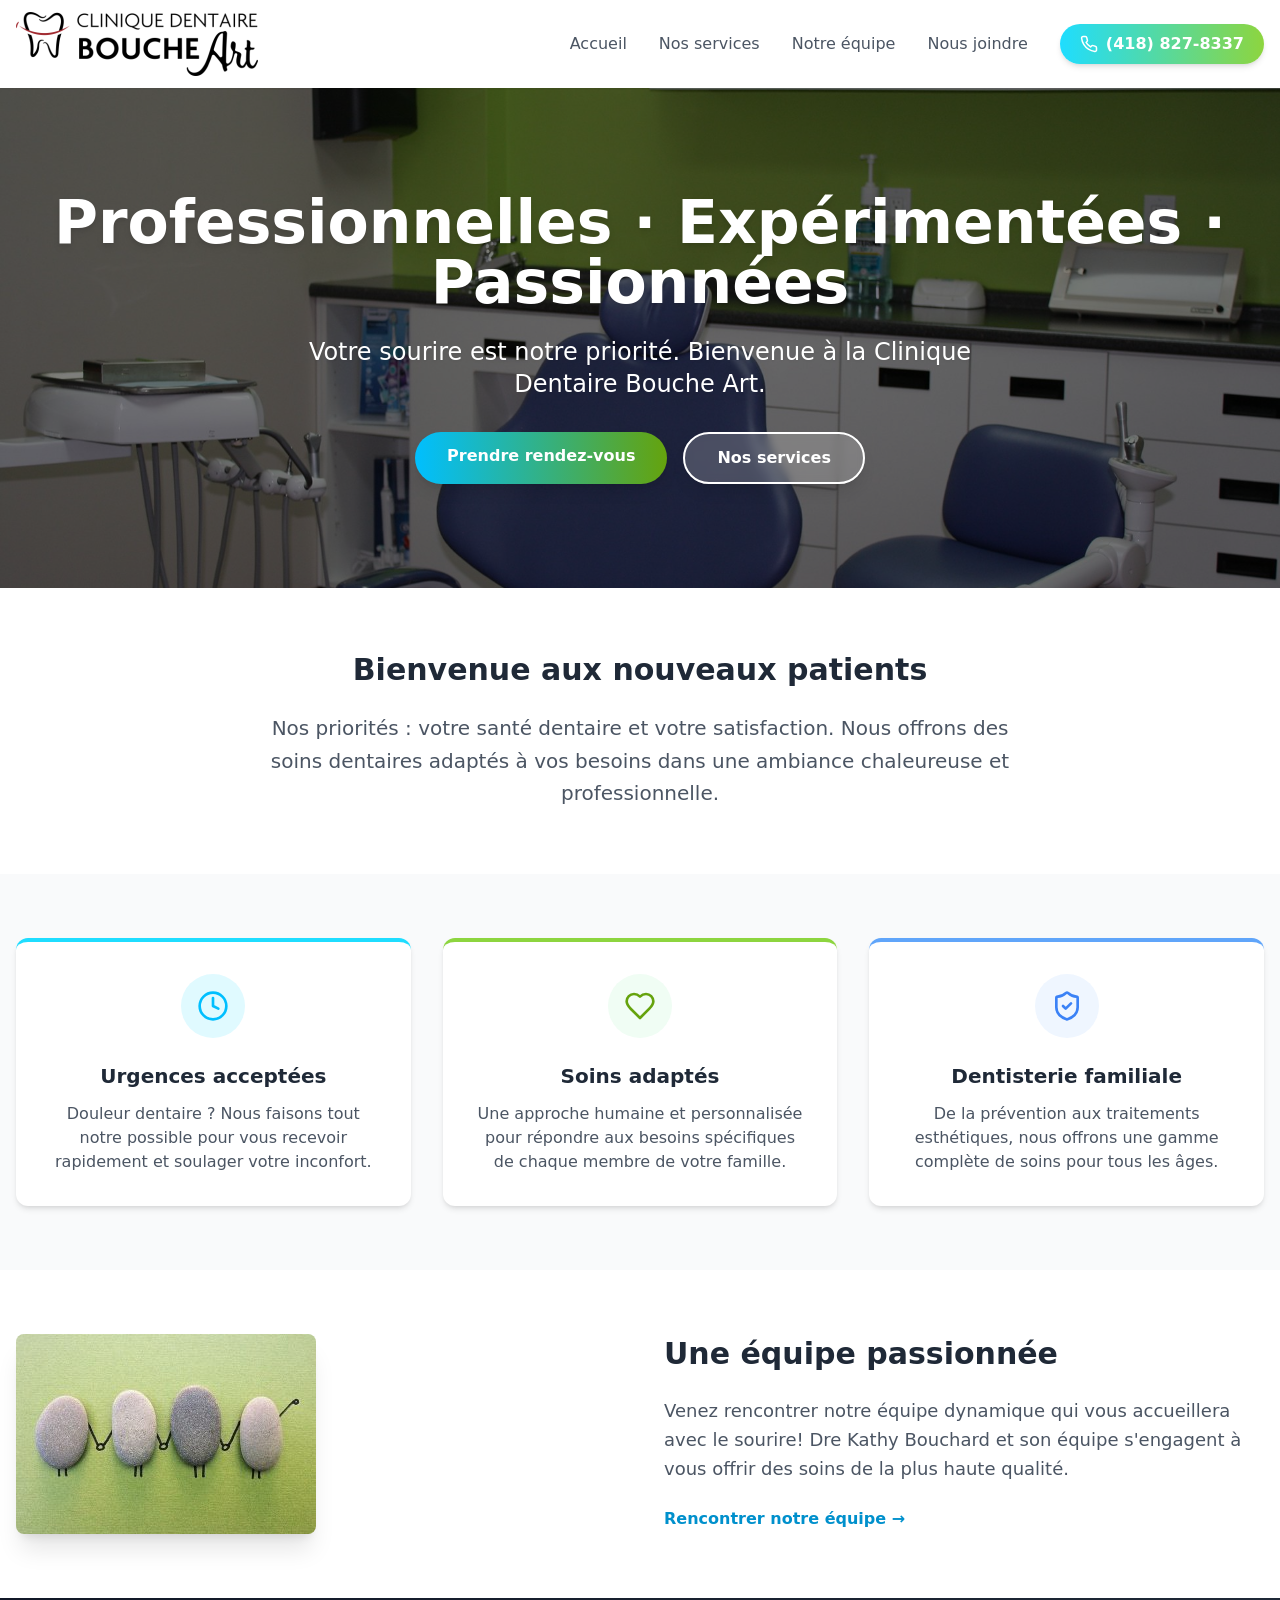
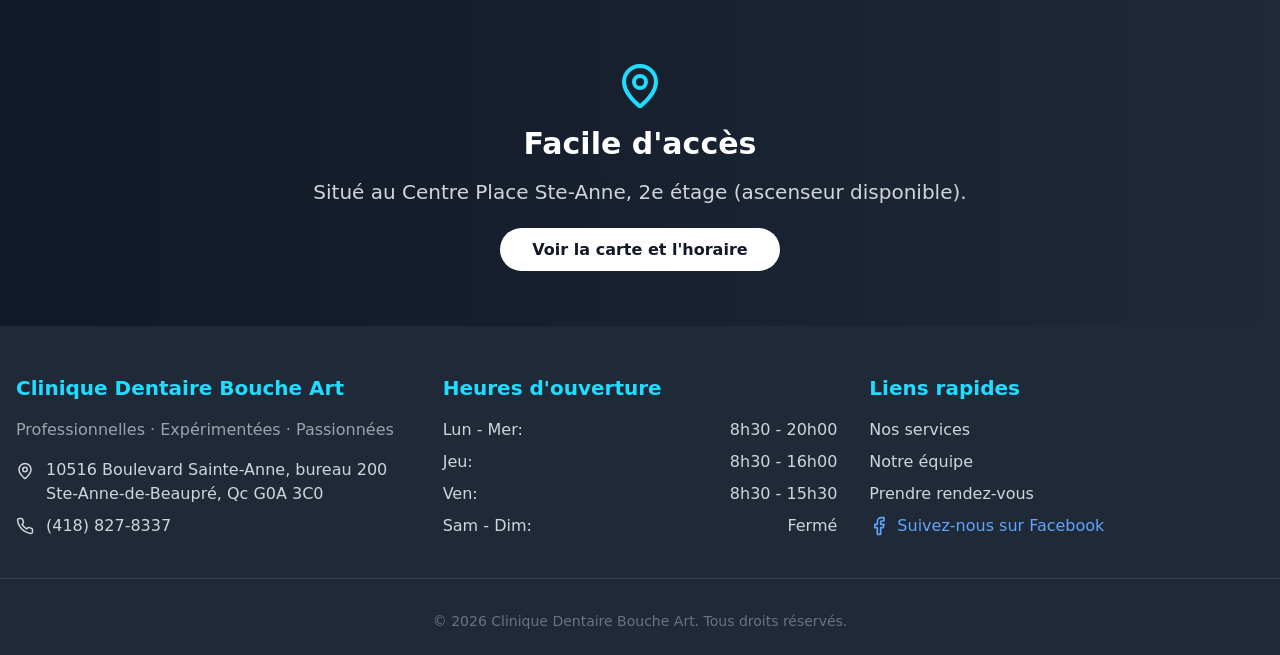
<file: new-site/index.html>
<!doctype html>
<html lang="fr-CA">
  <head>
    <meta charset="UTF-8" />
    <link rel="icon" type="image/png" href="assets/logo.png" />
    <meta name="viewport" content="width=device-width, initial-scale=1.0" />
    <meta name="description" content="Clinique dentaire Bouche Art - Dre Kathy Bouchard. Dentisterie familiale et esthétique à Ste-Anne-de-Beaupré. Urgences acceptées." />
    <title>Clinique Dentaire Bouche Art - Sainte-Anne-de-Beaupré</title>
    <script type="module" crossorigin src="./assets/index-dnM2ivyN.js"></script>
    <link rel="stylesheet" crossorigin href="./assets/index--TI2cCKN.css">
  </head>
  <body>
    <div id="root"></div>
  </body>
</html>
</file>
<file: new-site/assets/index--TI2cCKN.css>
*,:before,:after{--tw-border-spacing-x: 0;--tw-border-spacing-y: 0;--tw-translate-x: 0;--tw-translate-y: 0;--tw-rotate: 0;--tw-skew-x: 0;--tw-skew-y: 0;--tw-scale-x: 1;--tw-scale-y: 1;--tw-pan-x: ;--tw-pan-y: ;--tw-pinch-zoom: ;--tw-scroll-snap-strictness: proximity;--tw-gradient-from-position: ;--tw-gradient-via-position: ;--tw-gradient-to-position: ;--tw-ordinal: ;--tw-slashed-zero: ;--tw-numeric-figure: ;--tw-numeric-spacing: ;--tw-numeric-fraction: ;--tw-ring-inset: ;--tw-ring-offset-width: 0px;--tw-ring-offset-color: #fff;--tw-ring-color: rgb(59 130 246 / .5);--tw-ring-offset-shadow: 0 0 #0000;--tw-ring-shadow: 0 0 #0000;--tw-shadow: 0 0 #0000;--tw-shadow-colored: 0 0 #0000;--tw-blur: ;--tw-brightness: ;--tw-contrast: ;--tw-grayscale: ;--tw-hue-rotate: ;--tw-invert: ;--tw-saturate: ;--tw-sepia: ;--tw-drop-shadow: ;--tw-backdrop-blur: ;--tw-backdrop-brightness: ;--tw-backdrop-contrast: ;--tw-backdrop-grayscale: ;--tw-backdrop-hue-rotate: ;--tw-backdrop-invert: ;--tw-backdrop-opacity: ;--tw-backdrop-saturate: ;--tw-backdrop-sepia: ;--tw-contain-size: ;--tw-contain-layout: ;--tw-contain-paint: ;--tw-contain-style: }::backdrop{--tw-border-spacing-x: 0;--tw-border-spacing-y: 0;--tw-translate-x: 0;--tw-translate-y: 0;--tw-rotate: 0;--tw-skew-x: 0;--tw-skew-y: 0;--tw-scale-x: 1;--tw-scale-y: 1;--tw-pan-x: ;--tw-pan-y: ;--tw-pinch-zoom: ;--tw-scroll-snap-strictness: proximity;--tw-gradient-from-position: ;--tw-gradient-via-position: ;--tw-gradient-to-position: ;--tw-ordinal: ;--tw-slashed-zero: ;--tw-numeric-figure: ;--tw-numeric-spacing: ;--tw-numeric-fraction: ;--tw-ring-inset: ;--tw-ring-offset-width: 0px;--tw-ring-offset-color: #fff;--tw-ring-color: rgb(59 130 246 / .5);--tw-ring-offset-shadow: 0 0 #0000;--tw-ring-shadow: 0 0 #0000;--tw-shadow: 0 0 #0000;--tw-shadow-colored: 0 0 #0000;--tw-blur: ;--tw-brightness: ;--tw-contrast: ;--tw-grayscale: ;--tw-hue-rotate: ;--tw-invert: ;--tw-saturate: ;--tw-sepia: ;--tw-drop-shadow: ;--tw-backdrop-blur: ;--tw-backdrop-brightness: ;--tw-backdrop-contrast: ;--tw-backdrop-grayscale: ;--tw-backdrop-hue-rotate: ;--tw-backdrop-invert: ;--tw-backdrop-opacity: ;--tw-backdrop-saturate: ;--tw-backdrop-sepia: ;--tw-contain-size: ;--tw-contain-layout: ;--tw-contain-paint: ;--tw-contain-style: }*,:before,:after{box-sizing:border-box;border-width:0;border-style:solid;border-color:#e5e7eb}:before,:after{--tw-content: ""}html,:host{line-height:1.5;-webkit-text-size-adjust:100%;-moz-tab-size:4;-o-tab-size:4;tab-size:4;font-family:Inter,system-ui,sans-serif;font-feature-settings:normal;font-variation-settings:normal;-webkit-tap-highlight-color:transparent}body{margin:0;line-height:inherit}hr{height:0;color:inherit;border-top-width:1px}abbr:where([title]){-webkit-text-decoration:underline dotted;text-decoration:underline dotted}h1,h2,h3,h4,h5,h6{font-size:inherit;font-weight:inherit}a{color:inherit;text-decoration:inherit}b,strong{font-weight:bolder}code,kbd,samp,pre{font-family:ui-monospace,SFMono-Regular,Menlo,Monaco,Consolas,Liberation Mono,Courier New,monospace;font-feature-settings:normal;font-variation-settings:normal;font-size:1em}small{font-size:80%}sub,sup{font-size:75%;line-height:0;position:relative;vertical-align:baseline}sub{bottom:-.25em}sup{top:-.5em}table{text-indent:0;border-color:inherit;border-collapse:collapse}button,input,optgroup,select,textarea{font-family:inherit;font-feature-settings:inherit;font-variation-settings:inherit;font-size:100%;font-weight:inherit;line-height:inherit;letter-spacing:inherit;color:inherit;margin:0;padding:0}button,select{text-transform:none}button,input:where([type=button]),input:where([type=reset]),input:where([type=submit]){-webkit-appearance:button;background-color:transparent;background-image:none}:-moz-focusring{outline:auto}:-moz-ui-invalid{box-shadow:none}progress{vertical-align:baseline}::-webkit-inner-spin-button,::-webkit-outer-spin-button{height:auto}[type=search]{-webkit-appearance:textfield;outline-offset:-2px}::-webkit-search-decoration{-webkit-appearance:none}::-webkit-file-upload-button{-webkit-appearance:button;font:inherit}summary{display:list-item}blockquote,dl,dd,h1,h2,h3,h4,h5,h6,hr,figure,p,pre{margin:0}fieldset{margin:0;padding:0}legend{padding:0}ol,ul,menu{list-style:none;margin:0;padding:0}dialog{padding:0}textarea{resize:vertical}input::-moz-placeholder,textarea::-moz-placeholder{opacity:1;color:#9ca3af}input::placeholder,textarea::placeholder{opacity:1;color:#9ca3af}button,[role=button]{cursor:pointer}:disabled{cursor:default}img,svg,video,canvas,audio,iframe,embed,object{display:block;vertical-align:middle}img,video{max-width:100%;height:auto}[hidden]:where(:not([hidden=until-found])){display:none}.container{width:100%}@media(min-width:640px){.container{max-width:640px}}@media(min-width:768px){.container{max-width:768px}}@media(min-width:1024px){.container{max-width:1024px}}@media(min-width:1280px){.container{max-width:1280px}}@media(min-width:1536px){.container{max-width:1536px}}.absolute{position:absolute}.relative{position:relative}.sticky{position:sticky}.inset-0{top:0;right:0;bottom:0;left:0}.bottom-4{bottom:1rem}.left-4{left:1rem}.top-0{top:0}.z-0{z-index:0}.z-10{z-index:10}.z-50{z-index:50}.mx-auto{margin-left:auto;margin-right:auto}.mb-1{margin-bottom:.25rem}.mb-16{margin-bottom:4rem}.mb-2{margin-bottom:.5rem}.mb-3{margin-bottom:.75rem}.mb-4{margin-bottom:1rem}.mb-6{margin-bottom:1.5rem}.mb-8{margin-bottom:2rem}.mt-1{margin-top:.25rem}.mt-4{margin-top:1rem}.mt-8{margin-top:2rem}.block{display:block}.flex{display:flex}.inline-flex{display:inline-flex}.grid{display:grid}.hidden{display:none}.h-12{height:3rem}.h-16{height:4rem}.h-64{height:16rem}.h-80{height:20rem}.h-\[500px\]{height:500px}.h-full{height:100%}.min-h-screen{min-height:100vh}.w-16{width:4rem}.w-48{width:12rem}.w-full{width:100%}.max-w-2xl{max-width:42rem}.max-w-3xl{max-width:48rem}.max-w-4xl{max-width:56rem}.max-w-5xl{max-width:64rem}.shrink-0{flex-shrink:0}.flex-grow{flex-grow:1}.transform{transform:translate(var(--tw-translate-x),var(--tw-translate-y)) rotate(var(--tw-rotate)) skew(var(--tw-skew-x)) skewY(var(--tw-skew-y)) scaleX(var(--tw-scale-x)) scaleY(var(--tw-scale-y))}.animate-fade-in{animation:fadeIn .5s ease-out}.list-disc{list-style-type:disc}.flex-col{flex-direction:column}.items-start{align-items:flex-start}.items-center{align-items:center}.justify-center{justify-content:center}.justify-between{justify-content:space-between}.gap-12{gap:3rem}.gap-2{gap:.5rem}.gap-3{gap:.75rem}.gap-4{gap:1rem}.gap-6{gap:1.5rem}.gap-8{gap:2rem}.space-y-1>:not([hidden])~:not([hidden]){--tw-space-y-reverse: 0;margin-top:calc(.25rem * calc(1 - var(--tw-space-y-reverse)));margin-bottom:calc(.25rem * var(--tw-space-y-reverse))}.space-y-2>:not([hidden])~:not([hidden]){--tw-space-y-reverse: 0;margin-top:calc(.5rem * calc(1 - var(--tw-space-y-reverse)));margin-bottom:calc(.5rem * var(--tw-space-y-reverse))}.space-y-4>:not([hidden])~:not([hidden]){--tw-space-y-reverse: 0;margin-top:calc(1rem * calc(1 - var(--tw-space-y-reverse)));margin-bottom:calc(1rem * var(--tw-space-y-reverse))}.space-y-6>:not([hidden])~:not([hidden]){--tw-space-y-reverse: 0;margin-top:calc(1.5rem * calc(1 - var(--tw-space-y-reverse)));margin-bottom:calc(1.5rem * var(--tw-space-y-reverse))}.space-y-8>:not([hidden])~:not([hidden]){--tw-space-y-reverse: 0;margin-top:calc(2rem * calc(1 - var(--tw-space-y-reverse)));margin-bottom:calc(2rem * var(--tw-space-y-reverse))}.overflow-hidden{overflow:hidden}.break-all{word-break:break-all}.rounded-full{border-radius:9999px}.rounded-lg{border-radius:.5rem}.rounded-xl{border-radius:.75rem}.border{border-width:1px}.border-2{border-width:2px}.border-b{border-bottom-width:1px}.border-t{border-top-width:1px}.border-t-4{border-top-width:4px}.border-blue-400{--tw-border-opacity: 1;border-color:rgb(96 165 250 / var(--tw-border-opacity, 1))}.border-cyan-400{--tw-border-opacity: 1;border-color:rgb(31 221 255 / var(--tw-border-opacity, 1))}.border-gray-100{--tw-border-opacity: 1;border-color:rgb(243 244 246 / var(--tw-border-opacity, 1))}.border-gray-300{--tw-border-opacity: 1;border-color:rgb(209 213 219 / var(--tw-border-opacity, 1))}.border-gray-700{--tw-border-opacity: 1;border-color:rgb(55 65 81 / var(--tw-border-opacity, 1))}.border-green-400{--tw-border-opacity: 1;border-color:rgb(141 213 63 / var(--tw-border-opacity, 1))}.border-white{--tw-border-opacity: 1;border-color:rgb(255 255 255 / var(--tw-border-opacity, 1))}.bg-black{--tw-bg-opacity: 1;background-color:rgb(0 0 0 / var(--tw-bg-opacity, 1))}.bg-blue-100{--tw-bg-opacity: 1;background-color:rgb(219 234 254 / var(--tw-bg-opacity, 1))}.bg-blue-50{--tw-bg-opacity: 1;background-color:rgb(239 246 255 / var(--tw-bg-opacity, 1))}.bg-cyan-100{--tw-bg-opacity: 1;background-color:rgb(184 243 255 / var(--tw-bg-opacity, 1))}.bg-cyan-50{--tw-bg-opacity: 1;background-color:rgb(224 250 255 / var(--tw-bg-opacity, 1))}.bg-cyan-600{--tw-bg-opacity: 1;background-color:rgb(0 144 204 / var(--tw-bg-opacity, 1))}.bg-gray-100{--tw-bg-opacity: 1;background-color:rgb(243 244 246 / var(--tw-bg-opacity, 1))}.bg-gray-200{--tw-bg-opacity: 1;background-color:rgb(229 231 235 / var(--tw-bg-opacity, 1))}.bg-gray-50{--tw-bg-opacity: 1;background-color:rgb(249 250 251 / var(--tw-bg-opacity, 1))}.bg-gray-800{--tw-bg-opacity: 1;background-color:rgb(31 41 55 / var(--tw-bg-opacity, 1))}.bg-gray-900{--tw-bg-opacity: 1;background-color:rgb(17 24 39 / var(--tw-bg-opacity, 1))}.bg-green-100{--tw-bg-opacity: 1;background-color:rgb(220 252 231 / var(--tw-bg-opacity, 1))}.bg-green-50{--tw-bg-opacity: 1;background-color:rgb(240 253 244 / var(--tw-bg-opacity, 1))}.bg-orange-100{--tw-bg-opacity: 1;background-color:rgb(255 237 213 / var(--tw-bg-opacity, 1))}.bg-white{--tw-bg-opacity: 1;background-color:rgb(255 255 255 / var(--tw-bg-opacity, 1))}.bg-opacity-20{--tw-bg-opacity: .2}.bg-opacity-50{--tw-bg-opacity: .5}.bg-gradient-to-r{background-image:linear-gradient(to right,var(--tw-gradient-stops))}.bg-gradient-to-t{background-image:linear-gradient(to top,var(--tw-gradient-stops))}.from-black\/50{--tw-gradient-from: rgb(0 0 0 / .5) var(--tw-gradient-from-position);--tw-gradient-to: rgb(0 0 0 / 0) var(--tw-gradient-to-position);--tw-gradient-stops: var(--tw-gradient-from), var(--tw-gradient-to)}.from-cyan-400{--tw-gradient-from: #1fddff var(--tw-gradient-from-position);--tw-gradient-to: rgb(31 221 255 / 0) var(--tw-gradient-to-position);--tw-gradient-stops: var(--tw-gradient-from), var(--tw-gradient-to)}.from-cyan-500{--tw-gradient-from: #00bfff var(--tw-gradient-from-position);--tw-gradient-to: rgb(0 191 255 / 0) var(--tw-gradient-to-position);--tw-gradient-stops: var(--tw-gradient-from), var(--tw-gradient-to)}.from-gray-50{--tw-gradient-from: #f9fafb var(--tw-gradient-from-position);--tw-gradient-to: rgb(249 250 251 / 0) var(--tw-gradient-to-position);--tw-gradient-stops: var(--tw-gradient-from), var(--tw-gradient-to)}.from-gray-900{--tw-gradient-from: #111827 var(--tw-gradient-from-position);--tw-gradient-to: rgb(17 24 39 / 0) var(--tw-gradient-to-position);--tw-gradient-stops: var(--tw-gradient-from), var(--tw-gradient-to)}.to-gray-800{--tw-gradient-to: #1f2937 var(--tw-gradient-to-position)}.to-green-400{--tw-gradient-to: #8dd53f var(--tw-gradient-to-position)}.to-green-500{--tw-gradient-to: #65a30d var(--tw-gradient-to-position)}.to-transparent{--tw-gradient-to: transparent var(--tw-gradient-to-position)}.to-white{--tw-gradient-to: #fff var(--tw-gradient-to-position)}.bg-cover{background-size:cover}.bg-center{background-position:center}.object-cover{-o-object-fit:cover;object-fit:cover}.p-2{padding:.5rem}.p-3{padding:.75rem}.p-4{padding:1rem}.p-6{padding:1.5rem}.p-8{padding:2rem}.px-4{padding-left:1rem;padding-right:1rem}.px-5{padding-left:1.25rem;padding-right:1.25rem}.px-6{padding-left:1.5rem;padding-right:1.5rem}.px-8{padding-left:2rem;padding-right:2rem}.py-16{padding-top:4rem;padding-bottom:4rem}.py-2{padding-top:.5rem;padding-bottom:.5rem}.py-3{padding-top:.75rem;padding-bottom:.75rem}.pb-4{padding-bottom:1rem}.pb-6{padding-bottom:1.5rem}.pl-5{padding-left:1.25rem}.pt-12{padding-top:3rem}.pt-6{padding-top:1.5rem}.pt-8{padding-top:2rem}.text-left{text-align:left}.text-center{text-align:center}.text-justify{text-align:justify}.font-sans{font-family:Inter,system-ui,sans-serif}.text-2xl{font-size:1.5rem;line-height:2rem}.text-3xl{font-size:1.875rem;line-height:2.25rem}.text-4xl{font-size:2.25rem;line-height:2.5rem}.text-lg{font-size:1.125rem;line-height:1.75rem}.text-sm{font-size:.875rem;line-height:1.25rem}.text-xl{font-size:1.25rem;line-height:1.75rem}.font-bold{font-weight:700}.font-light{font-weight:300}.font-medium{font-weight:500}.leading-relaxed{line-height:1.625}.text-blue-400{--tw-text-opacity: 1;color:rgb(96 165 250 / var(--tw-text-opacity, 1))}.text-blue-500{--tw-text-opacity: 1;color:rgb(59 130 246 / var(--tw-text-opacity, 1))}.text-blue-600{--tw-text-opacity: 1;color:rgb(37 99 235 / var(--tw-text-opacity, 1))}.text-cyan-400{--tw-text-opacity: 1;color:rgb(31 221 255 / var(--tw-text-opacity, 1))}.text-cyan-500{--tw-text-opacity: 1;color:rgb(0 191 255 / var(--tw-text-opacity, 1))}.text-cyan-600{--tw-text-opacity: 1;color:rgb(0 144 204 / var(--tw-text-opacity, 1))}.text-gray-300{--tw-text-opacity: 1;color:rgb(209 213 219 / var(--tw-text-opacity, 1))}.text-gray-400{--tw-text-opacity: 1;color:rgb(156 163 175 / var(--tw-text-opacity, 1))}.text-gray-500{--tw-text-opacity: 1;color:rgb(107 114 128 / var(--tw-text-opacity, 1))}.text-gray-600{--tw-text-opacity: 1;color:rgb(75 85 99 / var(--tw-text-opacity, 1))}.text-gray-700{--tw-text-opacity: 1;color:rgb(55 65 81 / var(--tw-text-opacity, 1))}.text-gray-800{--tw-text-opacity: 1;color:rgb(31 41 55 / var(--tw-text-opacity, 1))}.text-gray-900{--tw-text-opacity: 1;color:rgb(17 24 39 / var(--tw-text-opacity, 1))}.text-green-500{--tw-text-opacity: 1;color:rgb(101 163 13 / var(--tw-text-opacity, 1))}.text-green-600{--tw-text-opacity: 1;color:rgb(77 124 15 / var(--tw-text-opacity, 1))}.text-orange-600{--tw-text-opacity: 1;color:rgb(234 88 12 / var(--tw-text-opacity, 1))}.text-white{--tw-text-opacity: 1;color:rgb(255 255 255 / var(--tw-text-opacity, 1))}.opacity-90{opacity:.9}.shadow-lg{--tw-shadow: 0 10px 15px -3px rgb(0 0 0 / .1), 0 4px 6px -4px rgb(0 0 0 / .1);--tw-shadow-colored: 0 10px 15px -3px var(--tw-shadow-color), 0 4px 6px -4px var(--tw-shadow-color);box-shadow:var(--tw-ring-offset-shadow, 0 0 #0000),var(--tw-ring-shadow, 0 0 #0000),var(--tw-shadow)}.shadow-md{--tw-shadow: 0 4px 6px -1px rgb(0 0 0 / .1), 0 2px 4px -2px rgb(0 0 0 / .1);--tw-shadow-colored: 0 4px 6px -1px var(--tw-shadow-color), 0 2px 4px -2px var(--tw-shadow-color);box-shadow:var(--tw-ring-offset-shadow, 0 0 #0000),var(--tw-ring-shadow, 0 0 #0000),var(--tw-shadow)}.shadow-sm{--tw-shadow: 0 1px 2px 0 rgb(0 0 0 / .05);--tw-shadow-colored: 0 1px 2px 0 var(--tw-shadow-color);box-shadow:var(--tw-ring-offset-shadow, 0 0 #0000),var(--tw-ring-shadow, 0 0 #0000),var(--tw-shadow)}.shadow-xl{--tw-shadow: 0 20px 25px -5px rgb(0 0 0 / .1), 0 8px 10px -6px rgb(0 0 0 / .1);--tw-shadow-colored: 0 20px 25px -5px var(--tw-shadow-color), 0 8px 10px -6px var(--tw-shadow-color);box-shadow:var(--tw-ring-offset-shadow, 0 0 #0000),var(--tw-ring-shadow, 0 0 #0000),var(--tw-shadow)}.outline-none{outline:2px solid transparent;outline-offset:2px}.drop-shadow-md{--tw-drop-shadow: drop-shadow(0 4px 3px rgb(0 0 0 / .07)) drop-shadow(0 2px 2px rgb(0 0 0 / .06));filter:var(--tw-blur) var(--tw-brightness) var(--tw-contrast) var(--tw-grayscale) var(--tw-hue-rotate) var(--tw-invert) var(--tw-saturate) var(--tw-sepia) var(--tw-drop-shadow)}.drop-shadow-sm{--tw-drop-shadow: drop-shadow(0 1px 1px rgb(0 0 0 / .05));filter:var(--tw-blur) var(--tw-brightness) var(--tw-contrast) var(--tw-grayscale) var(--tw-hue-rotate) var(--tw-invert) var(--tw-saturate) var(--tw-sepia) var(--tw-drop-shadow)}.backdrop-blur-sm{--tw-backdrop-blur: blur(4px);-webkit-backdrop-filter:var(--tw-backdrop-blur) var(--tw-backdrop-brightness) var(--tw-backdrop-contrast) var(--tw-backdrop-grayscale) var(--tw-backdrop-hue-rotate) var(--tw-backdrop-invert) var(--tw-backdrop-opacity) var(--tw-backdrop-saturate) var(--tw-backdrop-sepia);backdrop-filter:var(--tw-backdrop-blur) var(--tw-backdrop-brightness) var(--tw-backdrop-contrast) var(--tw-backdrop-grayscale) var(--tw-backdrop-hue-rotate) var(--tw-backdrop-invert) var(--tw-backdrop-opacity) var(--tw-backdrop-saturate) var(--tw-backdrop-sepia)}.transition{transition-property:color,background-color,border-color,text-decoration-color,fill,stroke,opacity,box-shadow,transform,filter,backdrop-filter;transition-timing-function:cubic-bezier(.4,0,.2,1);transition-duration:.15s}.transition-all{transition-property:all;transition-timing-function:cubic-bezier(.4,0,.2,1);transition-duration:.15s}.transition-colors{transition-property:color,background-color,border-color,text-decoration-color,fill,stroke;transition-timing-function:cubic-bezier(.4,0,.2,1);transition-duration:.15s}.transition-shadow{transition-property:box-shadow;transition-timing-function:cubic-bezier(.4,0,.2,1);transition-duration:.15s}.transition-transform{transition-property:transform;transition-timing-function:cubic-bezier(.4,0,.2,1);transition-duration:.15s}.duration-500{transition-duration:.5s}.animate-fade-in{animation:fadeIn .5s ease-in-out}@keyframes fadeIn{0%{opacity:0;transform:translateY(10px)}to{opacity:1;transform:translateY(0)}}html{scroll-behavior:smooth}.hover\:scale-105:hover{--tw-scale-x: 1.05;--tw-scale-y: 1.05;transform:translate(var(--tw-translate-x),var(--tw-translate-y)) rotate(var(--tw-rotate)) skew(var(--tw-skew-x)) skewY(var(--tw-skew-y)) scaleX(var(--tw-scale-x)) scaleY(var(--tw-scale-y))}.hover\:bg-cyan-50:hover{--tw-bg-opacity: 1;background-color:rgb(224 250 255 / var(--tw-bg-opacity, 1))}.hover\:bg-cyan-700:hover{--tw-bg-opacity: 1;background-color:rgb(0 112 160 / var(--tw-bg-opacity, 1))}.hover\:bg-opacity-30:hover{--tw-bg-opacity: .3}.hover\:from-cyan-50:hover{--tw-gradient-from: #e0faff var(--tw-gradient-from-position);--tw-gradient-to: rgb(224 250 255 / 0) var(--tw-gradient-to-position);--tw-gradient-stops: var(--tw-gradient-from), var(--tw-gradient-to)}.hover\:from-cyan-600:hover{--tw-gradient-from: #0090cc var(--tw-gradient-from-position);--tw-gradient-to: rgb(0 144 204 / 0) var(--tw-gradient-to-position);--tw-gradient-stops: var(--tw-gradient-from), var(--tw-gradient-to)}.hover\:to-green-600:hover{--tw-gradient-to: #4d7c0f var(--tw-gradient-to-position)}.hover\:to-white:hover{--tw-gradient-to: #fff var(--tw-gradient-to-position)}.hover\:text-blue-300:hover{--tw-text-opacity: 1;color:rgb(147 197 253 / var(--tw-text-opacity, 1))}.hover\:text-blue-600:hover{--tw-text-opacity: 1;color:rgb(37 99 235 / var(--tw-text-opacity, 1))}.hover\:text-blue-800:hover{--tw-text-opacity: 1;color:rgb(30 64 175 / var(--tw-text-opacity, 1))}.hover\:text-cyan-400:hover{--tw-text-opacity: 1;color:rgb(31 221 255 / var(--tw-text-opacity, 1))}.hover\:text-cyan-500:hover{--tw-text-opacity: 1;color:rgb(0 191 255 / var(--tw-text-opacity, 1))}.hover\:text-cyan-700:hover{--tw-text-opacity: 1;color:rgb(0 112 160 / var(--tw-text-opacity, 1))}.hover\:text-green-600:hover{--tw-text-opacity: 1;color:rgb(77 124 15 / var(--tw-text-opacity, 1))}.hover\:text-white:hover{--tw-text-opacity: 1;color:rgb(255 255 255 / var(--tw-text-opacity, 1))}.hover\:shadow-lg:hover{--tw-shadow: 0 10px 15px -3px rgb(0 0 0 / .1), 0 4px 6px -4px rgb(0 0 0 / .1);--tw-shadow-colored: 0 10px 15px -3px var(--tw-shadow-color), 0 4px 6px -4px var(--tw-shadow-color);box-shadow:var(--tw-ring-offset-shadow, 0 0 #0000),var(--tw-ring-shadow, 0 0 #0000),var(--tw-shadow)}.hover\:shadow-xl:hover{--tw-shadow: 0 20px 25px -5px rgb(0 0 0 / .1), 0 8px 10px -6px rgb(0 0 0 / .1);--tw-shadow-colored: 0 20px 25px -5px var(--tw-shadow-color), 0 8px 10px -6px var(--tw-shadow-color);box-shadow:var(--tw-ring-offset-shadow, 0 0 #0000),var(--tw-ring-shadow, 0 0 #0000),var(--tw-shadow)}.focus\:border-transparent:focus{border-color:transparent}.focus\:outline-none:focus{outline:2px solid transparent;outline-offset:2px}.focus\:ring-2:focus{--tw-ring-offset-shadow: var(--tw-ring-inset) 0 0 0 var(--tw-ring-offset-width) var(--tw-ring-offset-color);--tw-ring-shadow: var(--tw-ring-inset) 0 0 0 calc(2px + var(--tw-ring-offset-width)) var(--tw-ring-color);box-shadow:var(--tw-ring-offset-shadow),var(--tw-ring-shadow),var(--tw-shadow, 0 0 #0000)}.focus\:ring-cyan-500:focus{--tw-ring-opacity: 1;--tw-ring-color: rgb(0 191 255 / var(--tw-ring-opacity, 1))}.group:hover .group-hover\:scale-105{--tw-scale-x: 1.05;--tw-scale-y: 1.05;transform:translate(var(--tw-translate-x),var(--tw-translate-y)) rotate(var(--tw-rotate)) skew(var(--tw-skew-x)) skewY(var(--tw-skew-y)) scaleX(var(--tw-scale-x)) scaleY(var(--tw-scale-y))}.group:hover .group-hover\:bg-blue-100{--tw-bg-opacity: 1;background-color:rgb(219 234 254 / var(--tw-bg-opacity, 1))}.group:hover .group-hover\:bg-cyan-100{--tw-bg-opacity: 1;background-color:rgb(184 243 255 / var(--tw-bg-opacity, 1))}.group:hover .group-hover\:bg-green-100{--tw-bg-opacity: 1;background-color:rgb(220 252 231 / var(--tw-bg-opacity, 1))}@media(min-width:640px){.sm\:flex-row{flex-direction:row}}@media(min-width:768px){.md\:block{display:block}.md\:flex{display:flex}.md\:hidden{display:none}.md\:h-16{height:4rem}.md\:h-full{height:100%}.md\:w-1\/2{width:50%}.md\:w-1\/3{width:33.333333%}.md\:w-2\/3{width:66.666667%}.md\:grid-cols-2{grid-template-columns:repeat(2,minmax(0,1fr))}.md\:grid-cols-3{grid-template-columns:repeat(3,minmax(0,1fr))}.md\:flex-row{flex-direction:row}.md\:text-2xl{font-size:1.5rem;line-height:2rem}.md\:text-5xl{font-size:3rem;line-height:1}}@media(min-width:1024px){.lg\:grid-cols-2{grid-template-columns:repeat(2,minmax(0,1fr))}.lg\:text-6xl{font-size:3.75rem;line-height:1}}
</file>
